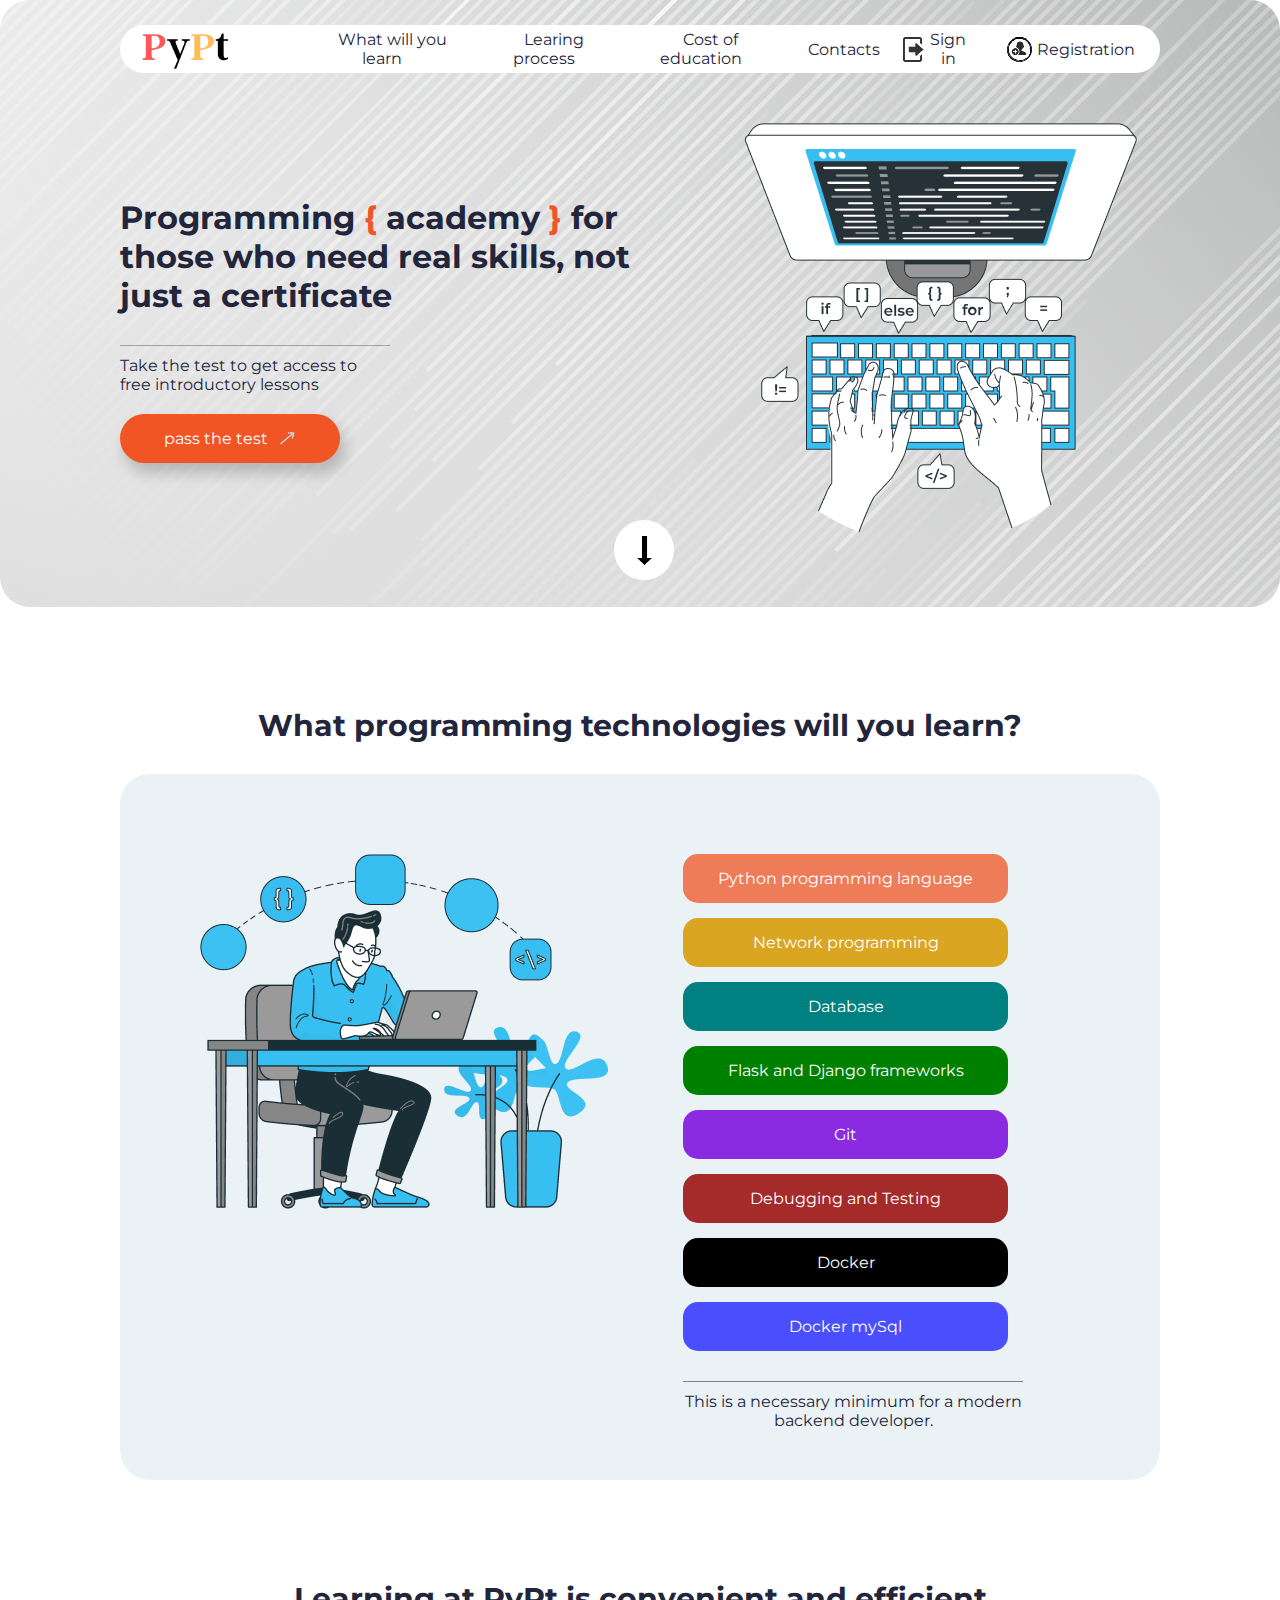
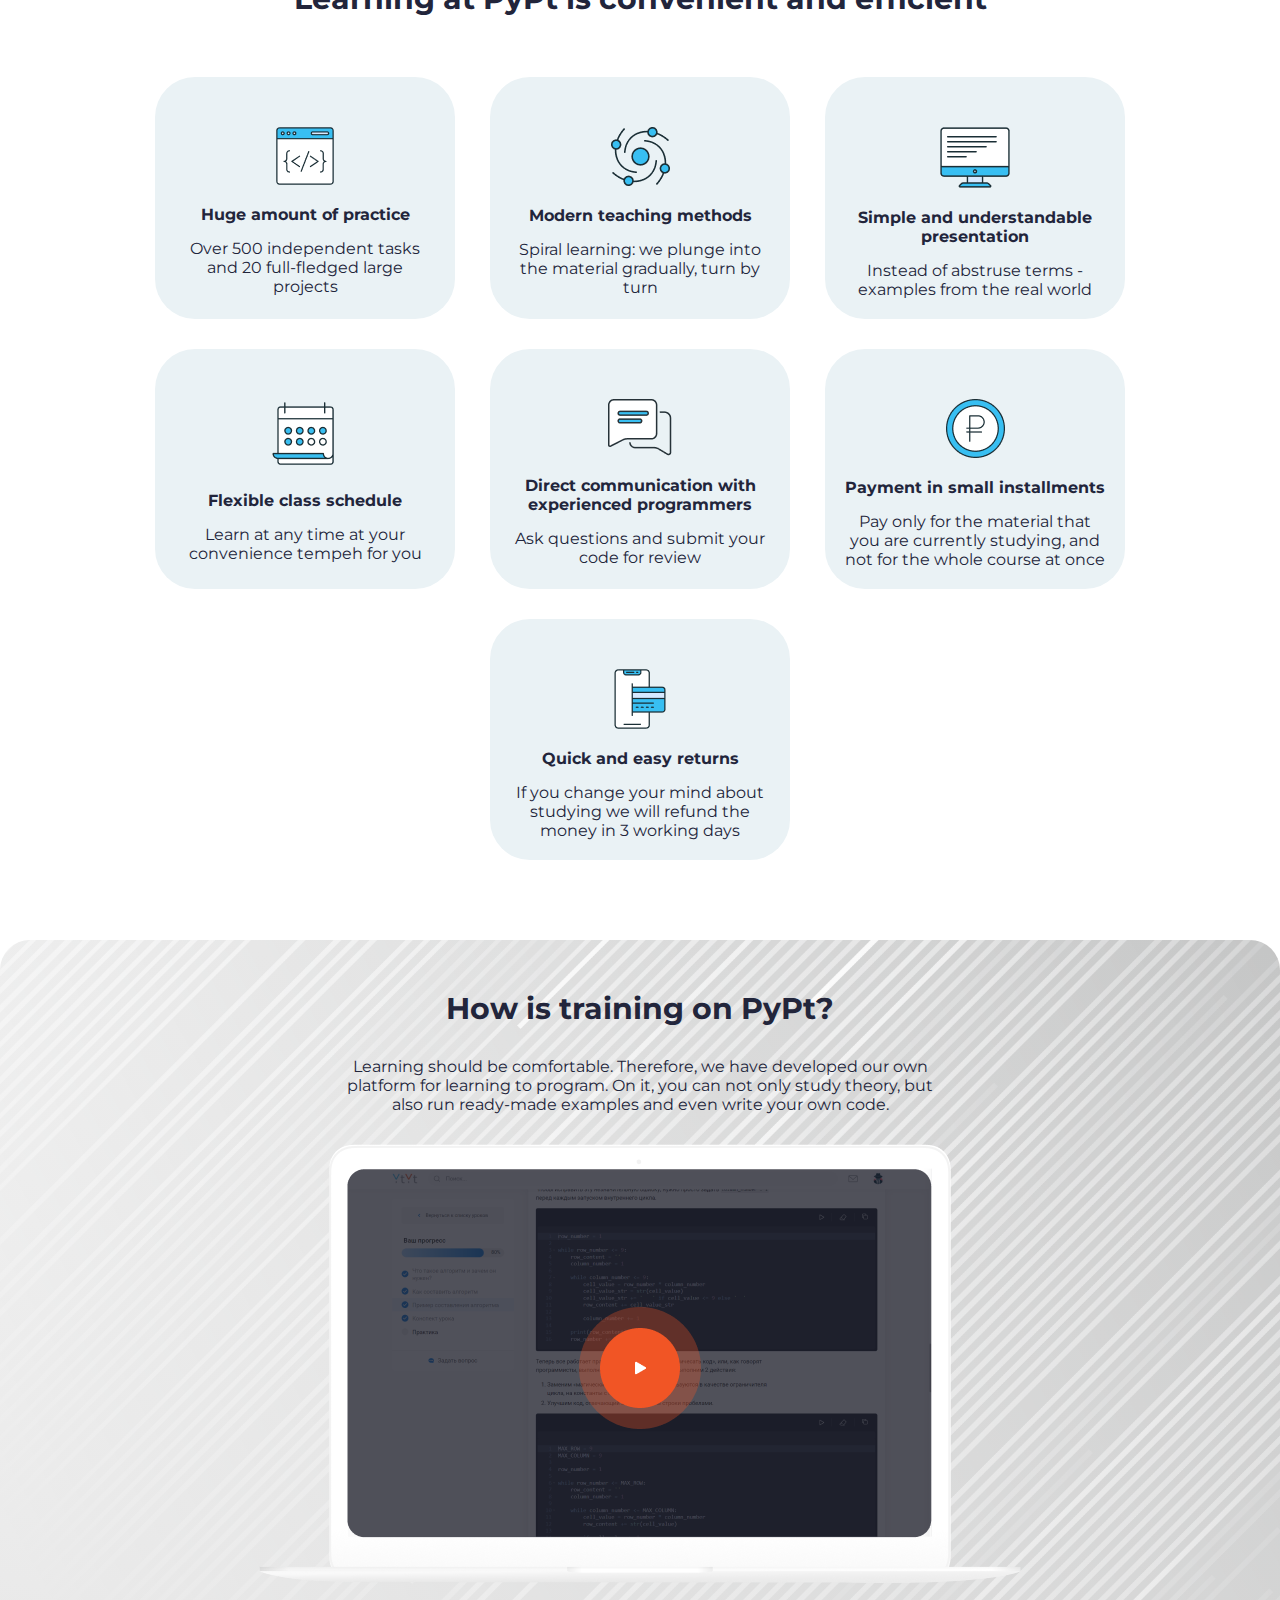
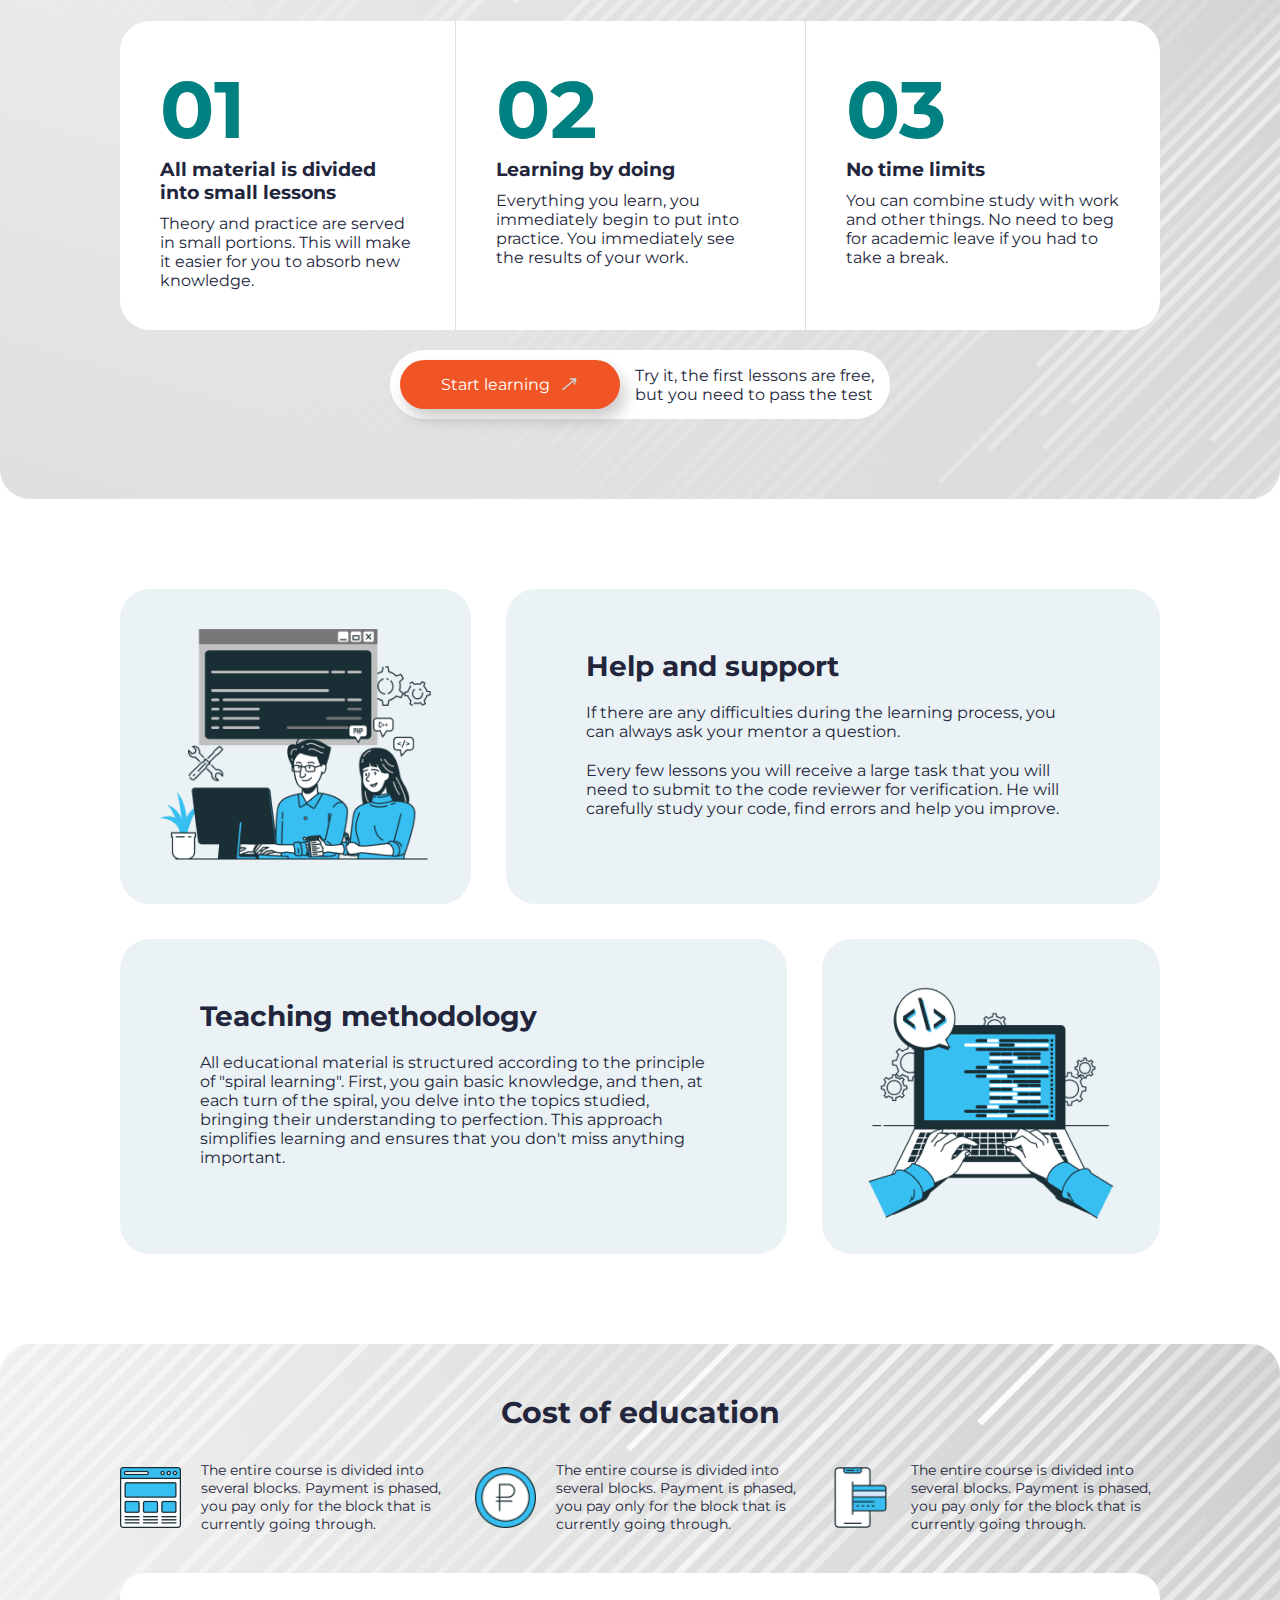
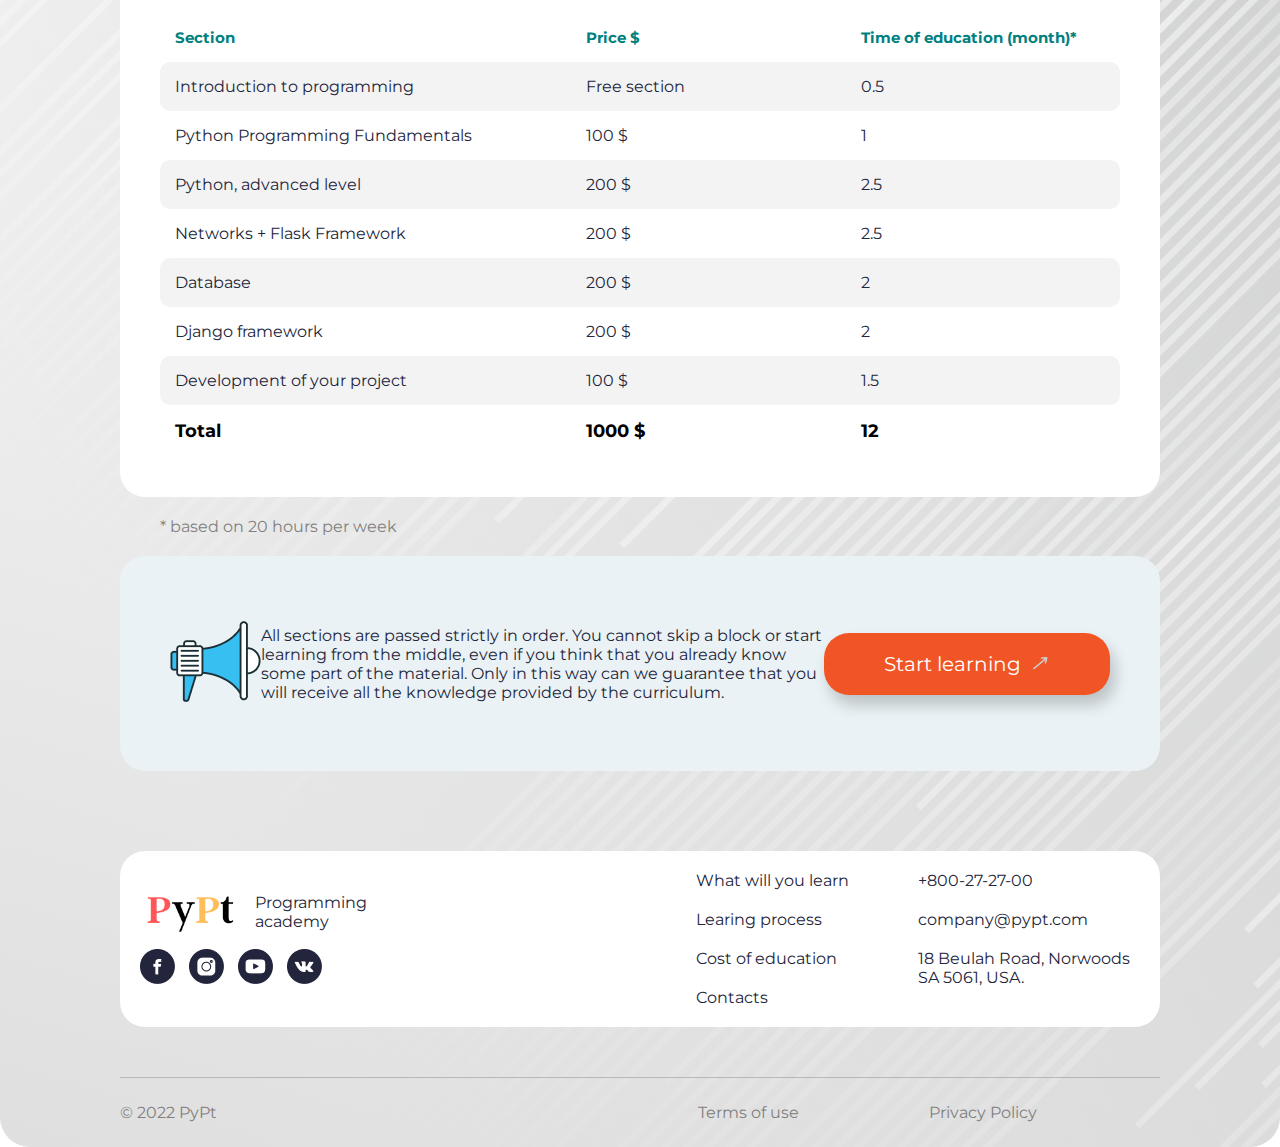
<file: index.html>
<!DOCTYPE html>
<html lang="en">

<head>
   <meta charset="UTF-8">
   <meta http-equiv="X-UA-Compatible" content="IE=edge">
   <meta name="viewport" content="width=device-width, initial-scale=1.0">
   <link rel="stylesheet" href="./style/style.css">
   <link rel="preconnect" href="https://fonts.googleapis.com">
   <link rel="preconnect" href="https://fonts.gstatic.com" crossorigin>
   <link href="https://fonts.googleapis.com/css2?family=Montserrat:wght@400;700&family=Press+Start+2P&display=swap"
      rel="stylesheet">
   <title>Programming academy</title>
</head>

<body class="over">
   <div class="wrapper">
      <header class="header container">
         <nav class="header_nav">
            <div class="nav_left">
               <img src="./images/PyPt.png" alt="logo" class="logo">
               <ul class="nav_list nav_list_hidden">
                  <li class="nav_list_item">
                     <a href="#learn" class="nav_list_item_link">What will you learn</a>
                  </li>
                  <li class="nav_list_item">
                     <a href="#process" class="nav_list_item_link">Learing process</a>
                  </li>
                  <li class="nav_list_item">
                     <a href="#cost" class="nav_list_item_link">Cost of education</a>
                  </li>
                  <li class="nav_list_item">
                     <a href="#contacts" class="nav_list_item_link">Contacts</a>
                  </li>
               </ul>
            </div>
            <div class="nav_right">
               <ul class="nav_list">
                  <a href="#" class="nav_list_item_link link_mar" id="login">
                     <li class="nav_list_item">
                        <img src="./images/sign_in.png" alt="icon" class="item_icon">
                        <p>Sign in</p>
                     </li>
                  </a>
                  <a href="#" class="nav_list_item_link reg" id="registration">
                     <li class="nav_list_item">
                        <img src="./images/registration.png" alt="icon" class="item_icon">
                        <p>Registration</p>
                     </li>
                  </a>
               </ul>
            </div>
         </nav>
      </header>
      <!-- <Modal windows> -->
         <!-- login -->
         <div class="login">
            <a href="#" class="close">X</a>
            <div class="login_box">
               <h1>Hello</h1>
               <p>Sign in to PyPt or <a class="reg reg_modal" href="#" id="registration" >create an account</a></p>
               <form action="#">
                  <input type="text" placeholder="Email or username">
                  <input type="password" placeholder="Your password">
               </form>
               <a href="#" class="btn_login">Continue</a>
               <p class="or">or</p>
               <a href="#" class="btn_connect">
                  <img src="./images/fbReg.png" alt="icon_fb"> Continue with Facebook
               </a>
               <a href="#" class="btn_connect">
                  <img src="./images/google.png" alt="icon_google"> Continue with Google
               </a>
               <div class="check">
                  <input type="checkbox" id="checkbox" checked>
                  <label for="checkbox">Stay signed in</label>
                  <p>Using a public or shared device? Uncheck to protect your account.</p>
               </div>
            </div>
         </div>
         <!-- /// Registration -->
         <div class="registration">
            <a href="#" class="close">X</a>
            <h1>Create an account</h1>
            <div class="reg_box">
               <div class="reg_box_left">
                  <form action="#">
                     <div class="name">
                        <input type="text" placeholder="First name">
                        <input type="text" placeholder="Last name">
                     </div>
                     <input type="email" placeholder="Password">
                     <input type="password" placeholder="Email">
                  </form>
                  <p><span class="create">By Creating an account</span>, you agree to our <a href="#" class="link">User Agreement</a> and acknowledge reading our <a href="#" class="link">User Privacy Notice</a>.</p>
                  <div class="btn_login">Create account </div>
               </div>
               
               <p>or</p>
               <div class="reg_box_right">
                  <a href="#" class="btn_connect">
                     <img src="./images/fbReg.png" alt="icon_fb"> Continue with Facebook
                  </a>
                  <a href="#" class="btn_connect">
                     <img src="./images/google.png" alt="icon_google"> Continue with Google
                  </a>
               </div>
            </div>
         </div>
         <!-- quiz -->
         <div class="quiz">
            <a href="#" class="close close_result">X</a>
            <div class="quiz_wrapper">
               <div class="quiz_question_box">
                     <div class="quiz_qustions">
                        <div class="quiz_qustions_item">
                        </div>
                        
                     </div>
                     <div class="quiz_indicator"></div>
                     
                     <div class="quiz_controls">
                        <button href="#" class="btn btn_next block"  >Next question ></button>
      
                     </div>
               </div>
            </div>
            <div class="quiz_results">
               <a href="#" class="close">X</a>
               <div class="quiz_results_answers"></div>
               <div class="quiz_indicator_total"></div>
               <div class="quiz_controls">
                  <button href="#" class="btn btn_restart">Restart quiz</button>
               </div>
            </div>
         </div>
      <!-- </Modal windows> -->
      <section class="info_section container">
         <div class="info_box">
            <div class="info_left">
               <h1 class="info_title">
                  Programming <br class="br">
                   <span class="academy">{</span> academy <span class="academy">}</span> for those who need
                  real
                  skills, not just a certificate
               </h1>
               <p class="info_text">
                  Take the test to get access to free introductory lessons
               </p>
               <a href="#" class="btn btn_test">
                  pass the test
                  <img src="./images/arrow.png" alt="arrow" class="arrow">
               </a>
            </div>
            <div class="info_right">
               <img src="./images/info_section_img.png" alt="images" class="info_section_img">
            </div>
         </div>
         <a href="#learn">
            <div class="circle">
               <img src="./images/arrow_down.png" alt="arrow" class="arrow_down">
            </div>
         </a>

      </section>
   </div>
   <section class="technologies_section container" id="learn">
      <h2 class="technologies_title">
         What programming technologies will you learn?

      </h2>

      <div class="technologies_content">
         <div class="technologies_img">
            <img src="./images/technologies_img.png" alt="images" class="technologies_img_item">
         </div>
         <div class="technologies">
            <span class="technologies_item b1">Python programming language</span>
            <span class="technologies_item b2">Network programming</span>
            <span class="technologies_item b3">Database</span>
            <span class="technologies_item b4">Flask and Django frameworks</span>
            <span class="technologies_item b5">Git</span>
            <span class="technologies_item b6">Debugging and Testing</span>
            <span class="technologies_item b7">Docker</span>
            <span class="technologies_item b8">Docker mySql</span>

            <p class="technologies_text">
               This is a necessary minimum for a modern backend developer.
            </p>
         </div>
      </div>
   </section>
   <section class="learn_section container" id="process">
      <h2 class="learn_title">
         Learning at PyPt is convenient and efficient
      </h2>

      <div class="learn_cards">
         <!-- 1 -->
         <div class="learn_cards_item">
            <img src="./images/learn_icon1.png" alt="icon" class="learn_cards_img">
            <h3 class="learn_cards_title">
               Huge amount of practice</h3>
            <p class="learn_card_text">
               Over 500 independent tasks and 20 full-fledged large projects
            </p>
         </div>
         <!-- 2 -->
         <div class="learn_cards_item">
            <img src="./images/learn_icon2.png" alt="icon" class="learn_cards_img">
            <h3 class="learn_cards_title">
               Modern teaching methods
            </h3>
            <p class="learn_card_text">
               Spiral learning: we plunge into the material gradually, turn by turn
            </p>
         </div>
         <!-- 3 -->
         <div class="learn_cards_item">
            <img src="./images/learn_icon3.png" alt="icon" class="learn_cards_img">
            <h3 class="learn_cards_title">
               Simple and understandable presentation
            </h3>
            <p class="learn_card_text">
               Instead of abstruse terms - examples from the real world
            </p>
         </div>
         <!-- 4 -->
         <div class="learn_cards_item">
            <img src="./images/learn_icon4.png" alt="icon" class="learn_cards_img">
            <h3 class="learn_cards_title">
               Flexible class schedule
            </h3>
            <p class="learn_card_text">
               Learn at any time at your convenience tempeh for you
            </p>
         </div>
         <!-- 5 -->
         <div class="learn_cards_item">
            <img src="./images/learn_icon5.png" alt="icon" class="learn_cards_img">
            <h3 class="learn_cards_title">
               Direct communication with experienced programmers
            </h3>
            <p class="learn_card_text">
               Ask questions and submit your code for review
            </p>
         </div>
         <!-- 6 -->
         <div class="learn_cards_item">
            <img src="./images/learn_icon6.png" alt="icon" class="learn_cards_img">
            <h3 class="learn_cards_title">
               Payment in small installments
            </h3>
            <p class="learn_card_text">
               Pay only for the material that you are currently studying, and not for the whole course at once
            </p>
         </div>
         <!-- 7 -->
         <div class="learn_cards_item">
            <img src="./images/learn_icon7.png" alt="icon" class="learn_cards_img">
            <h3 class="learn_cards_title">
               Quick and easy returns
            </h3>
            <p class="learn_card_text">
               If you change your mind about studying we will refund the money in 3 working days
            </p>
         </div>
      </div>

   </section>
   <div class="wrapper">
      <div class="learning_process_section container">
         <div class="learning_process_header">
            <h2 class="learning_process_title">
               How is training on PyPt?
            </h2>
            <p class="learning_process_text">
               Learning should be comfortable. Therefore, we have developed our own platform for learning to program. On
               it, you can not only study theory, but also run ready-made examples and even write your own code.
            </p>
            <div class="video_player">
               <img src="./images/video_player.png" alt="video player" class="video_player_item">
               <a href="https://www.youtube.com/watch?v=dQw4w9WgXcQ"><img src="./images/play_btn.png" alt="button"
                     class="btn_play"></a>
            </div>
         </div>
         <div class="learning_process_cards">
            <div class="learning_process_cards_item">
               <p class="process_numb">01</p>
               <h3 class="process_title">
                  All material is divided into small lessons
               </h3>
               <p class="process_text">
                  Theory and practice are served in small portions. This will make it easier for you to absorb new
                  knowledge.
               </p>
            </div>
            <!-- 2 -->
            <div class="learning_process_cards_item">
               <p class="process_numb">02</p>
               <h3 class="process_title">
                  Learning by doing
               </h3>
               <p class="process_text">
                  Everything you learn, you immediately begin to put into practice. You immediately see the results of
                  your work.
               </p>
            </div>
            <!-- 3 -->
            <div class="learning_process_cards_item">
               <p class="process_numb">03</p>
               <h3 class="process_title">
                  No time limits
               </h3>
               <p class="process_text">
                  You can combine study with work and other things. No need to beg for academic leave if you had to take
                  a break.
               </p>
            </div>
         </div>
         <div class="learning_process_btn">
            <div class="btn_box">
               <a href="#" class="btn btn_test" id="login">
                  Start learning
                  <img src="./images/arrow.png" alt="arrow" class="arrow">
               </a>
               <p class="learning_process_btn_text">
                  Try it, the first lessons are free, but you need to pass the test
               </p>
            </div>
         </div>
         
      </div>
   </div>
   <div class="learning_process_info container" >
      <div class="process_info_help">
         <div class="process_info_help_img">
            <img src="./images/process_info_help_img.png" alt="images" class="process_info_help_item">
         </div>
         <div class="process_info_help_img_text">
            <h3 class="help_title">
               Help and support
            </h3>
            <p class="help_text">
               If there are any difficulties during the learning process, you can always ask your mentor a question.
            </p>
            <p class="help_text">
               Every few lessons you will receive a large task that you will need to submit to the code reviewer for verification. He will carefully study your code, find errors and help you improve.
            </p>
         </div>
      </div>
      <div class="process_info_methods">
         <div class="process_info_methods_img_text">
            <h3 class="methods_title">
               Teaching methodology
            </h3>
         
            <p class="methods_text">
               All educational material is structured according to the principle of "spiral learning". First, you gain basic knowledge, and then, at each turn of the spiral, you delve into the topics studied, bringing their understanding to perfection. This approach simplifies learning and ensures that you don't miss anything important.
            </p>
         </div>
         <div class="process_info_methods_img">
            <img src="./images/process_info_methods_img.png" alt="images" class="process_info_methods_item">
         </div>
      </div>
   </div>
   <div class="wrapper">
      <section class="price_section container" id="cost">
         <div class="price_header">
            <h2 class="price_header_title">
               Cost of education
            </h2>
            <div class="price_header_box">
               <!-- 1 -->
               <div class="price_header_box_item">
                  <img src="./images/learn_icon8.png" alt="icon" class="price_header_img">
                  <p class="price_header_text">
                     The entire course is divided into several blocks. Payment is phased, you pay only for the block that is currently going through.
                  </p>
               </div>
               <!-- 2 -->
               <div class="price_header_box_item">
                  <img src="./images/learn_icon6.png" alt="icon" class="price_header_img">
                  <p class="price_header_text">
                     The entire course is divided into several blocks. Payment is phased, you pay only for the block that is currently going through.
                  </p>
               </div>
               <!-- 3 -->
               <div class="price_header_box_item">
                  <img src="./images/learn_icon7.png" alt="icon" class="price_header_img">
                  <p class="price_header_text">
                     The entire course is divided into several blocks. Payment is phased, you pay only for the block that is currently going through.
                  </p>
               </div>
            </div>
         </div>
         <div class="price_main" >
            <div class="prices_box">
               <div class="prices_block">
                  <p>Section</p>
                  <p>Price $</p>
                  <p>Time of education (month)*</p>
               </div>
               <div class="prices_block">
                  <p>Introduction to programming</p>
                  <p>Free section</p>
                  <p>0.5</p>
               </div>
               <div class="prices_block">
                  <p>Python Programming Fundamentals</p>
                  <p>100 $</p>
                  <p>1</p>
               </div>
               <div class="prices_block">
                  <p>Python, advanced level</p>
                  <p>200 $</p>
                  <p>2.5</p>
               </div>
               <div class="prices_block">
                  <p>Networks + Flask Framework</p>
                  <p>200 $</p>
                  <p>2.5</p>
               </div>
               <div class="prices_block">
                  <p>Database</p>
                  <p>200 $</p>
                  <p>2</p>
               </div>
               <div class="prices_block">
                  <p>Django framework</p>
                  <p>200 $</p>
                  <p>2</p>
               </div>
               <div class="prices_block">
                  <p>Development of your project</p>
                  <p>100 $</p>
                  <p>1.5</p>
               </div>
               <div class="prices_block">
                  <p>Total</p>
                  <p>1000 $</p>
                  <p>12</p>
               </div>
            </div>
            <p class="price_notes">
               * based on 20 hours per week
            </p>
         </div>
         <div class="price_info">
            <div class="price_info_img">
               <img src="./images/learn_icon9.png" alt="icon" class="price_info_img_item">
            </div>
            <div class="price_info_text">
               All sections are passed strictly in order. You cannot skip a block or start learning from the middle, even if you think that you already know some part of the material. Only in this way can we guarantee that you will receive all the knowledge provided by the curriculum.
            </div>
            <a href="#" class="btn btn_test btn_test_media" id="login">
               Start learning
               <img src="./images/arrow.png" alt="arrow" class="arrow arrow_hid">
            </a>
         </div>
      </section>
      <footer class="footer container" id="contacts">
         <div class="footer_box">
            <div class="footer_box_left">
               <div class="footer_logo">
                  <img src="./images/PyPt.png" alt="" class="logo">
                  <p>Programming academy</p>
               </div>
               <div class="footer_box_left_social">
                  <a href="#">
                     <img src="./images/facebook.png" alt="facebook">
                  </a>
                  <a href="#">
                     <img src="./images/inst.png" alt="intagram">
                  </a>
                  <a href="#">
                     <img src="./images/youtube.png" alt="youtube">
                  </a>
                  <a href="#">
                     <img src="./images/vk.png" alt="vk">
                  </a>
               </div>
            </div>
            <div class="footer_box_main">
               <ul>
                  <li> 
                     <a href="#" >What will you learn</a>
                  </li>
                  <li class="">
                     <a href="#" >Learing process</a>
                  </li>
                  <li class="">
                     <a href="#" >Cost of education</a>
                  </li>
                  <li >
                     <a href="#" >Contacts</a>
                  </li>
               </ul>
            </div>
            <div class="footer_box_right">
               <p>+800-27-27-00</p>
               <p>company@pypt.com</p>
               <p>18 Beulah Road, Norwoods SA 5061, USA.</p>
            </div>
         </div>
         <div class="footer_col">
            <p>
               © 2022 PyPt 
            </p>
            <p>
               Terms of use
            </p>
            <p>
               Privacy Policy
            </p>
         </div>
      </footer>
   </div>
   <script src="./js/index.js"></script>
</body>

</html>
</file>
<file: style/style.css>
/* CSS reset */
body {
   margin: 0;
   padding: 0;
   box-sizing: border-box;
   scroll-behavior: smooth;

   font-family: 'Montserrat', sans-serif;
}
html {
   scroll-behavior: smooth;
   }
h1,
h2,
h3,
h4,
h5,
h6,
p,
a,
div,
span,
input,
button,
form {
   margin: 0;
   padding: 0;
   box-sizing: border-box;
}
h2{
   font-size: 30px;
}
ul,
li {
   margin: 0;
   padding: 0;
}

a {
   color: inherit;
   text-decoration: none;
   margin: 0;
   padding: 0;
   box-sizing: border-box;
}

* {
   box-sizing: border-box;
}

/* CSS reset */

.container {
   max-width: 1425px;
   width: 100%;
   margin: 0 auto;
   padding: 0 120px;
   color: #22253B;

}

.wrapper {
   background-color: #F9F8FD;
   background-image: linear-gradient(16deg, rgba(215, 215, 215, 0.8), rgba(255, 255, 255, -4.3)), url("../images/background_header.png");
   background-size: cover;
   max-width: 1425px;
   width: 100%;
   margin: 0 auto;
   color: #000;

   border-radius: 30px;
}

.btn {
   border-radius: 25px;
   background-color: #F15525;

   max-width: 220px;
   width: 100%;
   padding: 15px 25px;
   color: #fff;
   transition: all 0.4s;

   box-shadow: 5px 10px 15px rgba(0, 0, 0, 0.2);
}

.btn:hover {
   background-color: rgba(0, 128, 128, 0.55);
}

.btn_test {
   display: flex;
   align-items: center;
   justify-content: center;
}


/* // Header */
.header {
   padding-top: 25px;
}

.header_nav {
   display: flex;
   justify-content: space-between;
   align-items: center;
   padding: 0px 15px;
   border-radius: 50px;

   background-color: #fff;
}

.logo {
   max-width: 100px;
   margin-right: 75px;
}

.nav_list {
   display: flex;
   align-items: center;
}

.nav_list_item {
   display: block;
   text-align: center;
}

.nav_list_item:not(:last-child) {
   margin-right: 20px;
}

.link_mar {
   margin-right: 20px;
}

.nav_left {
   display: flex;
   align-items: center;
}

.nav_right li {
   display: flex;
   align-items: center;
}

.item_icon {
   margin-right: 5px;
}

.nav_list_item_link {
   padding: 5px 10px;
   border-radius: 15px;
   transition: all .3s ease;
}

.nav_list_item_link:hover {
   border: 1px solid teal;
   color: teal;
}


/* /// info section */
.info_section {
   position: relative;
   padding-bottom: 60px;
}

.info_left {
   width: 60%;
}

.info_box {
   padding-top: 50px;
   display: flex;
   align-items: center;
   padding-bottom: 10px;
}

.academy {
   color: #F15525;
}

.arrow {
   transform: rotate(140deg);
   width: 19px;
   margin-left: 10px;
   filter: invert(10);
}

.info_title {
   max-width: 550px;
   width: 100%;
   font-size: 32px;
   margin-bottom: 30px;
}

.info_text {
   max-width: 270px;
   width: 100%;

   padding-top: 10px;
   border-top: 1px solid rgba(128, 128, 128, 0.671);
   margin-bottom: 20px;
}

.info_section_img {
   width: 100%;
}

.arrow_down {
   width: 15px;
   transform: rotate(360deg);
}

.circle {
   background-color: #fff;
   width: 60px;
   height: 60px;

   border-radius: 50%;
   display: flex;
   align-items: center;
   justify-content: center;

   position: absolute;
   bottom: 5%;
   left: 48%;
   /* transform: translate(-50%); */

   transition: all 0.5s ease;
   animation: rotate 1.5s linear infinite;
}

@keyframes rotate {
   from {
      transform: translateY(-40px);
   }
}

/* //// technologies section */
.technologies_content {
   background-color: #EAF2F5;
   padding: 80px 80px 0px 80px;
   border-radius: 30px;
   display: flex;
}

.technologies_section {
   margin-top: 100px;
   margin-bottom: 100px;
}

.technologies_title, .learn_title,.learning_process_title,.price_header_title {
   text-align: center;
   font-size: 30px;
   margin-bottom: 30px;
}



/* .technologies_img_item{
   width: 100%;
} */


.technologies{
   margin-left: 75px;
}
.technologies_item:not(:last-child) {
   margin-right: 15px;
}

.technologies_item {
   display: inline-block;
   margin-bottom: 15px;
   padding: 15px;
   border-radius: 15px;
   color: #fff;
}

.b1 {
   background-color: #f15525c0;
}

.b2 {
   background-color: goldenrod;
}

.b3 {
   background-color: teal;
}

.b4 {
   background-color: green;
}

.b5 {
   background-color: blueviolet;
}

.b6 {
   background-color: brown;
}

.b7 {
   background-color: #000;
}

.b8 {
   background-color: rgba(0, 0, 255, 0.678);
}

.technologies_text{
   margin-top: 15px;
   padding-top: 10px;
   max-width: 340px;
   border-top: 1px solid grey;
}

/* ////// learn_section */
.learn_section{
   margin-bottom: 80px;
}
.learn_cards{
   display: flex;
   flex-wrap: wrap;
   justify-content: space-evenly;

}
.learn_cards_item{
   max-width: 300px;
   width: 100%;
   display: flex;
   flex-direction: column;
   align-items: center;
   padding: 50px 20px 20px 20px;

   border-radius: 40px;
   background-color: #EAF2F5;
   margin-top: 30px;
}

.learn_cards_img{
   margin-bottom: 20px;
}

.learn_cards_title{
   font-size: 16px;
   margin-bottom: 15px;
   text-align: center;
}
.learn_card_text{
   text-align: center;
}

/* ////// learning_process_section */
.learning_process_section{
   padding-top: 50px;
   padding-bottom: 80px;
}

.learning_process_text{
   max-width: 600px;
}

.learning_process_header{
   display: flex;
   flex-direction: column;
   align-items: center;
}

.video_player{
   position: relative;
   margin-bottom: 30px;
}
.btn_play{
   position: absolute;
   top: 50%;
   left: 50%;
   transform: translate(-50%,-50%);
   transition: all .5s ease;
   animation: puls 1.2s linear infinite;
   cursor: pointer;
}

@keyframes puls {
   from {
     opacity: 0.3;
   }
}

.learning_process_text{
   text-align: center;
   margin-bottom: 30px;
}

.learning_process_cards{
   display: flex;
   background-color: #fff;
   border-radius: 30px;
   margin-bottom: 20px;
}
.learning_process_cards_item{
   display: flex;
   flex-direction: column;
   
   padding: 40px;
}
.learning_process_cards_item:not(:last-child){
   border-right: 1px solid rgba(128, 128, 128, 0.247);
}

.process_numb{
   font-size: 80px;
   font-weight: 700;
   color: teal;
}

.process_title{
   margin-bottom: 10px;
}

.btn_box{
   max-width: 500px;
   margin: 0 auto;
   padding: 10px;
   border-radius: 100px;
   background-color: #fff;
   display: flex;
   justify-content: space-between;
   align-items: center;
}
.btn_learning{
   margin: 0 auto;
   margin-bottom: 20px;
   background-color: #F15525;

}
.learning_process_btn_text{
   max-width: 280px;
   margin-left: 15px;
}


/* ///// learning_process_info */

.learning_process_info{
  padding: 90px 120px;
}

.process_info_help_img,.process_info_methods_img{
   padding: 40px;
   border-radius: 30px;
   background-color: rgb(234, 242, 245);
   
}
.process_info_help_img_text,.process_info_methods_img_text{
   padding: 60px 80px;
   border-radius: 30px;
   background-color: rgb(234, 242, 245);
}
.process_info_help{
  display: flex;
  column-gap: 35px;
  max-height: 315px;
}

.process_info_methods{
   display: flex;
   column-gap: 35px;
   max-height: 315px;
   margin-top: 35px;
}

.help_title,.methods_title{
   font-size: 28px;
}
.help_text,.methods_text{
   margin: 20px 0;
}

/* //// price section */
.price_section{
   padding-top: 50px;
   padding-bottom: 80px;
}
.price_header_box{
   display: flex;
   column-gap: 25px;
   margin-bottom: 40px;
}
.price_header_box_item{
   display: flex;
   align-items: center;
}
.price_header_img{
   width: 61px;
   height: 61px;
   margin-right: 20px;
}
.price_header_text{
   font-size: 14px;
}

.prices_box{
   background-color: #fff;
   border-radius: 25px;
   padding: 40px;
}

.prices_block{
   display: grid;
   grid-template-columns: 1.5fr 1fr 1fr;
  
   border-radius: 10px;
}

.prices_block:first-child{
   font-size: 15px;
   color: teal;
   font-weight: 700;
}
.prices_block:nth-child(even){
   background-color: #F3F3F3;
}
.prices_block:last-child{
   font-size: 18px;
   color: black;
   font-weight: 700;
}
.prices_block p{
   padding: 15px; 
}
.price_notes{
   padding: 20px 40px;
   color: gray;
}
.price_info{
   padding: 60px 50px;
   display: flex;
   justify-content: space-between;
   align-items: center;

   border-radius: 25px;
   background-color: #EAF2F5;
   
}
.price_info a{
   max-width: 300px;
   width: 100%;
   line-height: 32px;
   font-size: 20px;
}
.price_info_text{
   max-width: 600px;
}

/* /// footer */
.footer_col{
   display: grid;
   grid-template-columns: 2.5fr 1fr 1fr;
   padding: 25px 0;
   color: grey;
   border-top: 1px solid rgba(128, 128, 128, 0.432);
}

.footer_box{
   display: grid;
   grid-template-columns: 2.5fr 1fr 1fr;
   align-items: center;
   margin-bottom: 50px;
   border-radius: 25px;
   padding: 20px;
   background-color: white;
}

.footer_logo{
   display: flex;
   align-items: center;
   margin-bottom: 15px;
}
.footer_logo img{
   margin-right: 15px;
}
.footer_logo p{
   max-width: 150px;
}
.footer_box_left_social a:not(:last-child){
   margin-right: 10px;
}

.footer_box_main ul li{
   display: block;
}
.footer_box_main ul li:not(:last-child){
   margin-bottom: 20px;
}
.footer_box_right p{
   margin-bottom: 20px;
}


/* //// modal windows */

.login,.registration,.quiz{
   position: fixed;
   top: 0;
   right: 0;
   left: 0;
   bottom: 0;

   max-width: 1425px;
   
   width: 100%;
   height: 100vh;
   margin: 0 auto;
   padding:120px;
   z-index: 2;
   border-radius: 25px;

   -webkit-transform: translateX(150%);

       -ms-transform: translateX(150%);

           transform: translateX(150%);
   -webkit-transition: all 0.3s ease-in;
   -o-transition: all 0.3s ease-in;
   transition: all 0.3s ease-in;
   opacity: 0;
   
   -webkit-backdrop-filter: blur(25px);
   
           backdrop-filter: blur(25px);


}
.over.hidden{
   height: 100%;
   overflow: hidden;
   width: 100%;
   position: fixed;
}

.login.show_modal{
   opacity: 1;
   transform: translateX(0);
}
.registration.show_modal{
   opacity: 1;
   transform: translateX(0);
}
.quiz.show_modal{
   opacity: 1;
   transform: translateX(0);
}
.quiz{
   overflow: auto;
}


.close,.close_result{
   display: block;
   text-align: end;
   font-size: 32px;
}

.circle.show_modal{
   display: none;
}

.login_box{
   display: flex;
   flex-direction: column;
   align-items: center;
}
.login_box h1{
   margin-bottom: 10px;
}

.login_box .reg{
   color: blue;
   text-decoration: underline;
}
.login_box form{
   display: flex;
   flex-direction: column;
   align-items: center;
   max-width: 320px;
   width: 100%;
}
.login_box form input{
   margin-top: 20px;
   padding: 15px 20px;
   width: 100%;
   border-radius: 5px;
  
}
.login_box form input {
   outline: none;
   border: none;
}

.btn_login{
   margin-top: 20px;
   max-width: 320px;
   width: 100%;
   text-align: center;

   padding: 10px ;
   border-radius: 11px;
   background-color: rgb(56, 56, 206);
   color: #fff;
   font-weight: 700;
   transition: all .3s;
}

.btn_login:hover{
   background-color: rgb(56, 56, 206,0.8);
}

.or{
   margin: 20px 0px;
}

.btn_connect{
   max-width: 320px;
   width: 100%;
   display: flex;
   align-items: center;
   
   border-radius: 5px;
   padding: 10px;
   margin-bottom: 15px;
   background-color: white;

   transition: all .3s ease;
}
.btn_connect:hover{
   background-color: rgba(165, 42, 42, 0.1);
}

.btn_connect img{
   margin-right: 30px;
   text-align: center;
}

.check{
   text-align: center;
   font-size: 14px;
}
.check p{
   margin-top: 5px;
   max-width: 250px;
   font-size: 12px;
}

/* //// registration */
.registration h1{
   text-align: center;
   margin-bottom: 10px;
}
.reg_box{
   display: flex;
   justify-content: center;
   align-items: center;
}
.reg_box_left{
   padding: 50px;
}
.reg_box_right{
   margin-left: 50px;
   max-width: 320px;
   width: 100%;
}
.reg_box_left form{
   display: flex;
   flex-direction: column;
   max-width: 320px;
}

.reg_box form input{
   margin-top: 20px;
   padding: 15px 20px;
  
   border-radius: 5px;
  
}
.reg_box form input {
   outline: none;
   border: none;
}
.name input:not(:last-child){
   margin-right: 20px;
}
.name input{
   max-width: 147px;
}

.reg_box_left p{
   max-width: 320px;
   margin-top: 10px;
   font-size: 12px;
   padding-left: 5px;
}

.create{
   font-weight: bold;
}
.link{
   color: blue;
   text-decoration: underline;
}

/* modal quiz */

.quiz_question_box,.quiz_results{
   max-width: 700px;
   width: 100%;
   margin: 0 auto;
   border-radius: 15px;
   padding: 50px;

   background-color: rgba(65, 37, 190, 0.479);
   box-shadow: 5px 10px 15px rgba(0, 0, 0, 0.4);
   color: white;
}
.quiz_qustions_li,.quiz_qustions_lis{
   list-style: none;
   line-height: 40px;
   border: 1px solid;
   border-radius: 10px;
   padding: 0 15px;
   margin-bottom: 10px;
   transition: all .3s ease-in;

   box-shadow: 5px 10px 15px rgba(0, 0, 0, 0.2);
}
.quiz_qustions_li:not(:last-child){
   margin-bottom: 10px;
}

.quiz_qustions_label{
  display: flex;
  align-items: center;
  line-height: 20px;
  padding: 10px;
}
.quiz_qustions_li:hover{
   background-color: #f155254d;
}

.quiz_qustions_input{
   margin-right: 10px;
}

.quiz_qustions_input:checked{
   background-color: #F15525;
}
.quiz_qustions_item{
   width: 100%; 
}

.quiz_controls{
   text-align: center;
}
.btn_next, .btn_restart{
   border: none;
   
}

.quiz_qustions_item_qustion{
   padding: 10px;
}

.quiz_indicator{
   padding: 15px;
}

.block{
   pointer-events: none;
   background-color: grey;
}

.quiz_results{
   display: none;

}
.spann{
   font-size: 22px;
   font-weight: 900;
}

.answer_invalid{
   background-color: rgba(255, 0, 0, 0.6);
}
.answer_valid{
   background-color: rgba(0, 128, 0, 0.6);
}

.text_result{
   padding: 30px 20px;
}

.br{
   display: none;
}
/* /// Media queries */
@media screen and (max-width: 1300px){
   .technologies_text{
      margin-bottom: 50px;
   }
   .technologies{
      display: flex;
      flex-direction: column;
      text-align: center;
   }


}



@media screen and (max-width: 1120px){
   .logo{
      margin-right: 10px;
   }
   .nav_list_item_link{
      padding: 5px 0;
   }
   .nav_left{
      margin-right: 15px;
   }
   .circle,.process_info_help_img,.process_info_methods_img,.technologies_img,.arrow_hid{
      display: none;
   }
  
   .technologies{
      display: block;
      margin: 0;
   }
   .technologies_text{
      max-width: 100%;
   }
   .price_info_text{
      max-width: 400px;
   }
   .price_info a{
      max-width: 200px;
      padding: 10px;
      font-size: 16px;
      line-height: 16px;
      text-align: center;
   }
   .price_info{
      column-gap: 10px;
   }
   .wrapper{
      border-radius: 0px;
   }
 
}
@media screen and (max-width: 970px){
   .nav_list_hidden{
      display: none;
   }
   .footer_box{
      column-gap: 25px;
   }
   .technologies_content{
      padding: 40px;
   }
   .technologies_text{
      margin-bottom: 0;
   }
   .container{
      padding: 20px 60px;
   }
   .video_player_item{
      max-width: 100%;
   }  
   .br{
      display: block;
   }
   .name input{
      max-width: 100%;
      width: 100%;
   }
   .registration{
      padding: 40px;
   }
}

@media screen and (max-width: 770px){
   .container{
      padding: 20px 40px;
   }
   .reg_box_left,.reg_box_right{
      padding: 15px 0;
   }
   .reg_box_right{
      max-width: 320px;
      width: 100%;
   }
   .reg_box{
      flex-direction: column;
   }
   .learn_cards_item{
      max-width: 200px;
      padding: 10px;
      padding-top: 15px;
      font-size: 14px;
   }
   .learn_cards_item:last-child{
      max-width: 100%;
   }
   .learn_cards{
      column-gap: 10px;
   }
   .info_box{
      flex-direction: column;
      padding-top: 0;
   }
   .info_left{
      display: flex;
      flex-direction: column;
      align-items: center;
      margin-bottom: 40px;
      width: 100%;
   }
   .info_title{
      text-align: center;
   }

   .learning_process_cards_item,.price_header_box_item,.learning_process_cards,.price_info{
      flex-direction: column;
   }
   .learning_process_cards_item:not(:first-child){
      border-top: 1px solid rgba(128, 128, 128, 0.247);
   }
   .price_header_img,.price_info_text{
      margin-bottom: 10px;
   }
   .technologies_section {
      margin-top: 40px;
      margin-bottom: 40px;
   }
   .price_info_img,.footer_box_main{
      display: none;
   }
   .process_info_help_img_text, .process_info_methods_img_text,.quiz{
      padding: 40px;
   }
   .quiz_question_box, .quiz_results{
      padding: 10px;
   }
}

@media screen and (max-width: 550px){
   .footer_logo{
      flex-direction: column;

   }
   .footer_logo p{
      text-align: center;
      
   }
   .footer_box{
      grid-template-columns:1fr 1fr;
      column-gap: 5px;
      font-size: 14px;
   }
   .prices_box{
      font-size: 14px;
      padding: 15px;
   }
   .prices_block p{
      padding: 5px;
   }
   .process_info_help_img_text, .process_info_methods_img_text{
      padding: 15px;
   }
   .process_info_methods,.process_info_help{
      max-height: 415px;
   }
   .price_header_box{
      flex-direction: column;
   }
   .price_header_box_item:not(:last-child){
      margin-bottom: 10px;
   }
   .btn_box{
      flex-direction: column-reverse;
   }
   .learning_process_btn_text{
      margin-bottom: 15px;
   }
   .process_numb{
      font-size: 60px;
   }
   .container{
      padding: 20px 20px;
   }
   .login,.registration{
      padding: 10px;
      padding-top: 50px;
   }
   
}

@media screen and (max-width: 500px){
   .learn_cards_item{
      max-width: 100%;
   }
   .technologies{
      display: flex;
   }
   .info_title{
      font-size: 28px;
   }
   .quiz{
      padding: 15px;
   }
   .quiz_question_box,.quiz_results{
      font-size: 14px;
   }
}
@media screen and (max-width: 450px){
   .btn_box{
      border-radius: 10px;
   }
   .reg{
      display: none;
   }
   .reg_modal{
      display: block;
   }
}

@media screen and (max-width: 375px){
   .footer_box{
      display: flex;
      flex-direction: column;
   }
   .footer_box_right{
      margin-top: 10px;
      text-align: center;
   }
   .logo{
      margin-right: 0;
   }
   .prices_block:first-child,.prices_block:last-child,.prices_box{
      font-size: 12px;
   }
   .price_info{
      padding: 15px;
   }
}
</file>
